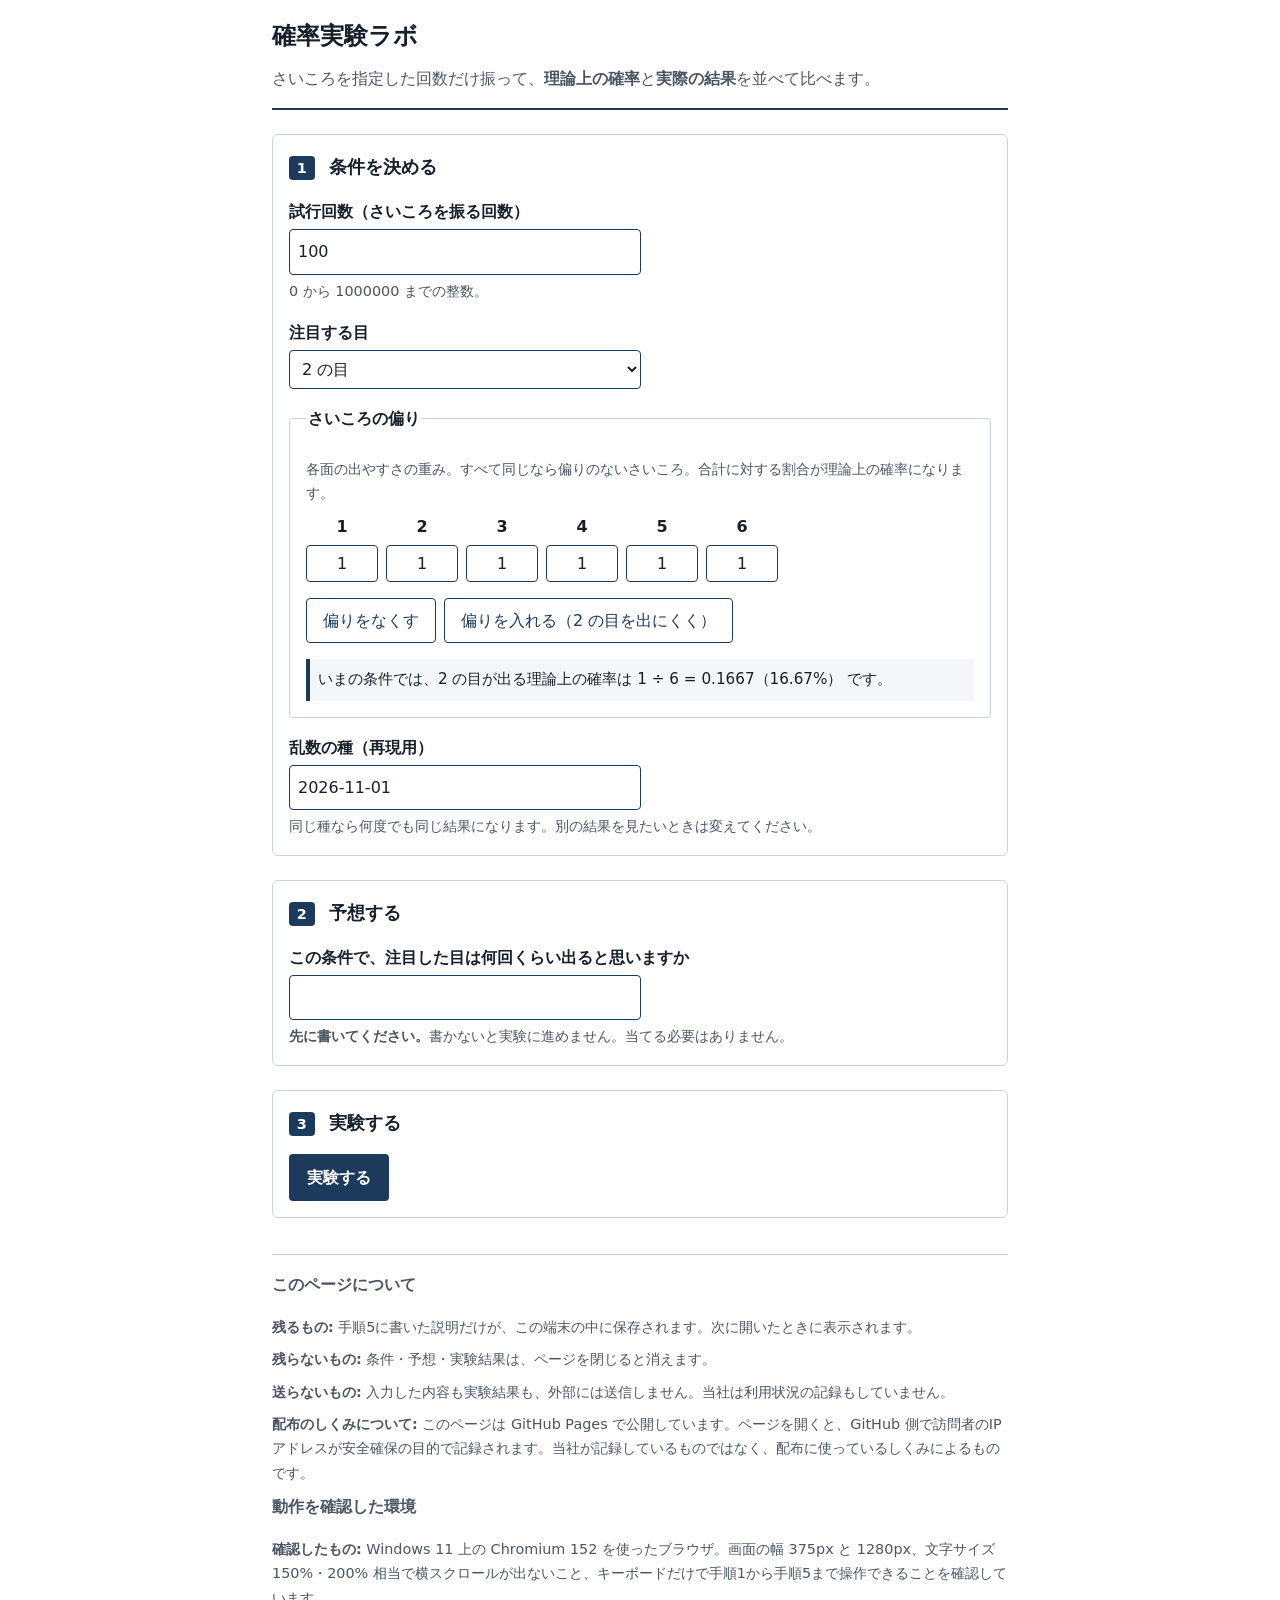
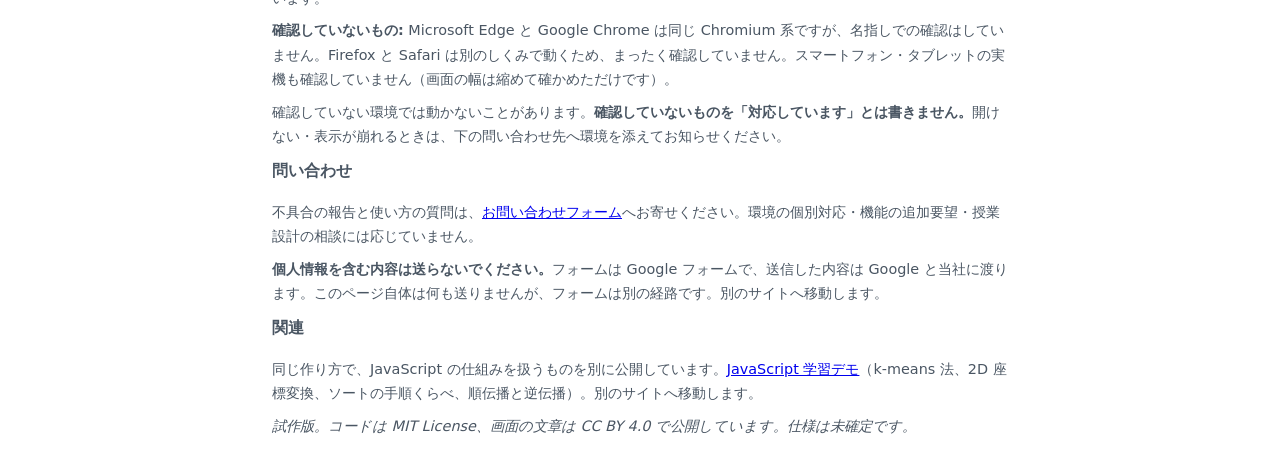
<file: index.html>
<!DOCTYPE html>
<html lang="ja">
<head>
<meta charset="utf-8">
<meta name="viewport" content="width=device-width, initial-scale=1">
<title>確率実験ラボ</title>
<meta name="description" content="さいころを指定した回数だけ振り、理論上の確率と実際の結果を割合と回数の両方で並べて比べます。">
<link rel="manifest" href="manifest.webmanifest">
<meta name="theme-color" content="#1b3a5c">
<link rel="stylesheet" href="css/site.css">
</head>
<body>

<header class="page-head">
  <h1>確率実験ラボ</h1>
  <p class="lead">さいころを指定した回数だけ振って、<strong>理論上の確率</strong>と<strong>実際の結果</strong>を並べて比べます。</p>
</header>

<main>
<form id="experiment-form" novalidate>

  <section class="step" aria-labelledby="step1-title">
    <h2 id="step1-title"><span class="step-no">1</span> 条件を決める</h2>

    <div class="field">
      <label for="trials">試行回数（さいころを振る回数）</label>
      <input type="text" id="trials" name="trials" value="100" inputmode="numeric"
             autocomplete="off" aria-describedby="trials-help">
      <p class="help" id="trials-help">0 から 1000000 までの整数。</p>
    </div>

    <div class="field">
      <label for="face">注目する目</label>
      <select id="face" name="face">
        <option value="1">1 の目</option>
        <option value="2" selected>2 の目</option>
        <option value="3">3 の目</option>
        <option value="4">4 の目</option>
        <option value="5">5 の目</option>
        <option value="6">6 の目</option>
      </select>
    </div>

    <fieldset class="weights">
      <legend>さいころの偏り</legend>
      <p class="help" id="weights-help">各面の出やすさの重み。すべて同じなら偏りのないさいころ。合計に対する割合が理論上の確率になります。</p>
      <div class="weight-row" role="group" aria-describedby="weights-help">
        <span class="weight-cell"><label for="w1">1</label><input type="text" id="w1" value="1" inputmode="numeric" autocomplete="off"></span>
        <span class="weight-cell"><label for="w2">2</label><input type="text" id="w2" value="1" inputmode="numeric" autocomplete="off"></span>
        <span class="weight-cell"><label for="w3">3</label><input type="text" id="w3" value="1" inputmode="numeric" autocomplete="off"></span>
        <span class="weight-cell"><label for="w4">4</label><input type="text" id="w4" value="1" inputmode="numeric" autocomplete="off"></span>
        <span class="weight-cell"><label for="w5">5</label><input type="text" id="w5" value="1" inputmode="numeric" autocomplete="off"></span>
        <span class="weight-cell"><label for="w6">6</label><input type="text" id="w6" value="1" inputmode="numeric" autocomplete="off"></span>
      </div>
      <div class="preset-row">
        <button type="button" class="ghost" id="preset-even">偏りをなくす</button>
        <button type="button" class="ghost" id="preset-biased">偏りを入れる（2 の目を出にくく）</button>
      </div>
      <p class="readout" id="probability-readout" aria-live="polite"></p>
    </fieldset>

    <div class="field">
      <label for="seed">乱数の種（再現用）</label>
      <input type="text" id="seed" name="seed" value="2026-11-01" autocomplete="off" aria-describedby="seed-help">
      <p class="help" id="seed-help">同じ種なら何度でも同じ結果になります。別の結果を見たいときは変えてください。</p>
    </div>
  </section>

  <section class="step" aria-labelledby="step2-title">
    <h2 id="step2-title"><span class="step-no">2</span> 予想する</h2>
    <div class="field">
      <label for="prediction" id="prediction-label">この条件で、注目した目は何回くらい出ると思いますか</label>
      <input type="text" id="prediction" name="prediction" inputmode="numeric" autocomplete="off"
             aria-describedby="prediction-help">
      <p class="help" id="prediction-help"><strong>先に書いてください。</strong>書かないと実験に進めません。当てる必要はありません。</p>
    </div>
  </section>

  <section class="step" aria-labelledby="step3-title">
    <h2 id="step3-title"><span class="step-no">3</span> 実験する</h2>
    <button type="submit" class="primary" id="run">実験する</button>
    <div class="errors" id="errors" role="alert" hidden></div>
  </section>

</form>

<section class="step result" id="result" aria-labelledby="step4-title" hidden>
  <h2 id="step4-title"><span class="step-no">4</span> 比べる</h2>

  <p class="prediction-echo" id="prediction-echo"></p>

  <table class="compare">
    <caption>理論上の値と実際の結果</caption>
    <thead>
      <tr><th scope="col">見かた</th><th scope="col">理論上</th><th scope="col">実際</th><th scope="col">差</th></tr>
    </thead>
    <tbody>
      <tr>
        <th scope="row">割合</th>
        <td id="p-theory"></td><td id="p-actual"></td><td id="p-diff"></td>
      </tr>
      <tr>
        <th scope="row">回数</th>
        <td id="c-theory"></td><td id="c-actual"></td><td id="c-diff"></td>
      </tr>
    </tbody>
  </table>
  <p class="help">割合と回数は同じ結果を別の見かたで表したものです。<strong>割合が理論値に近づいても、回数そのものが理論どおりになるとはかぎりません。</strong></p>

  <h3>試行回数と相対度数の変化</h3>
  <div class="chart-wrap" id="chart"></div>
  <p class="help" id="chart-note"></p>

  <details class="breakdown">
    <summary>出た目の内訳を見る</summary>
    <table class="counts">
      <caption>各面が出た回数</caption>
      <thead><tr><th scope="col">目</th><th scope="col">理論上</th><th scope="col">実際</th></tr></thead>
      <tbody id="counts-body"></tbody>
    </table>
  </details>
</section>

<section class="step" id="explain-step" aria-labelledby="step5-title" hidden>
  <h2 id="step5-title"><span class="step-no">5</span> 自分の言葉で説明する</h2>
  <div class="field">
    <label for="explanation">予想と結果はどう違いましたか。なぜそうなったと思いますか。</label>
    <textarea id="explanation" rows="6" aria-describedby="explanation-help"></textarea>
    <p class="help" id="explanation-help">書いた内容はこの端末の中だけに残ります。外へは送りません。</p>
  </div>
  <p class="saved" id="saved-note" aria-live="polite"></p>
  <button type="button" class="ghost" id="clear-explanation">書いた内容を消す</button>
</section>

</main>

<footer class="page-foot">
  <h2>このページについて</h2>
  <p><strong>残るもの:</strong> 手順5に書いた説明だけが、この端末の中に保存されます。次に開いたときに表示されます。</p>
  <p><strong>残らないもの:</strong> 条件・予想・実験結果は、ページを閉じると消えます。</p>
  <p><strong>送らないもの:</strong> 入力した内容も実験結果も、外部には送信しません。当社は利用状況の記録もしていません。</p>
  <p><strong>配布のしくみについて:</strong> このページは GitHub Pages で公開しています。ページを開くと、GitHub 側で訪問者のIPアドレスが安全確保の目的で記録されます。当社が記録しているものではなく、配布に使っているしくみによるものです。</p>
  <h2>動作を確認した環境</h2>
  <p><strong>確認したもの:</strong> Windows 11 上の Chromium 152 を使ったブラウザ。画面の幅 375px と 1280px、文字サイズ 150%・200% 相当で横スクロールが出ないこと、キーボードだけで手順1から手順5まで操作できることを確認しています。</p>
  <p><strong>確認していないもの:</strong> Microsoft Edge と Google Chrome は同じ Chromium 系ですが、名指しでの確認はしていません。Firefox と Safari は別のしくみで動くため、まったく確認していません。スマートフォン・タブレットの実機も確認していません（画面の幅は縮めて確かめただけです）。</p>
  <p>確認していない環境では動かないことがあります。<strong>確認していないものを「対応しています」とは書きません。</strong>開けない・表示が崩れるときは、下の問い合わせ先へ環境を添えてお知らせください。</p>
  <h2>問い合わせ</h2>
  <p>不具合の報告と使い方の質問は、<a href="https://trans-it.jp/contact/">お問い合わせフォーム</a>へお寄せください。環境の個別対応・機能の追加要望・授業設計の相談には応じていません。</p>
  <p><strong>個人情報を含む内容は送らないでください。</strong>フォームは Google フォームで、送信した内容は Google と当社に渡ります。このページ自体は何も送りませんが、フォームは別の経路です。別のサイトへ移動します。</p>
  <h2>関連</h2>
  <p>同じ作り方で、JavaScript の仕組みを扱うものを別に公開しています。<a href="https://trans-it-jp.github.io/js-demo/">JavaScript 学習デモ</a>（k-means 法、2D 座標変換、ソートの手順くらべ、順伝播と逆伝播）。別のサイトへ移動します。</p>
  <p class="version">試作版。コードは MIT License、画面の文章は CC BY 4.0 で公開しています。仕様は未確定です。</p>
</footer>

<script src="js/core/seeded-random.js"></script>
<script src="js/probability/experiment.js"></script>
<script src="js/app.js"></script>
</body>
</html>
</file>
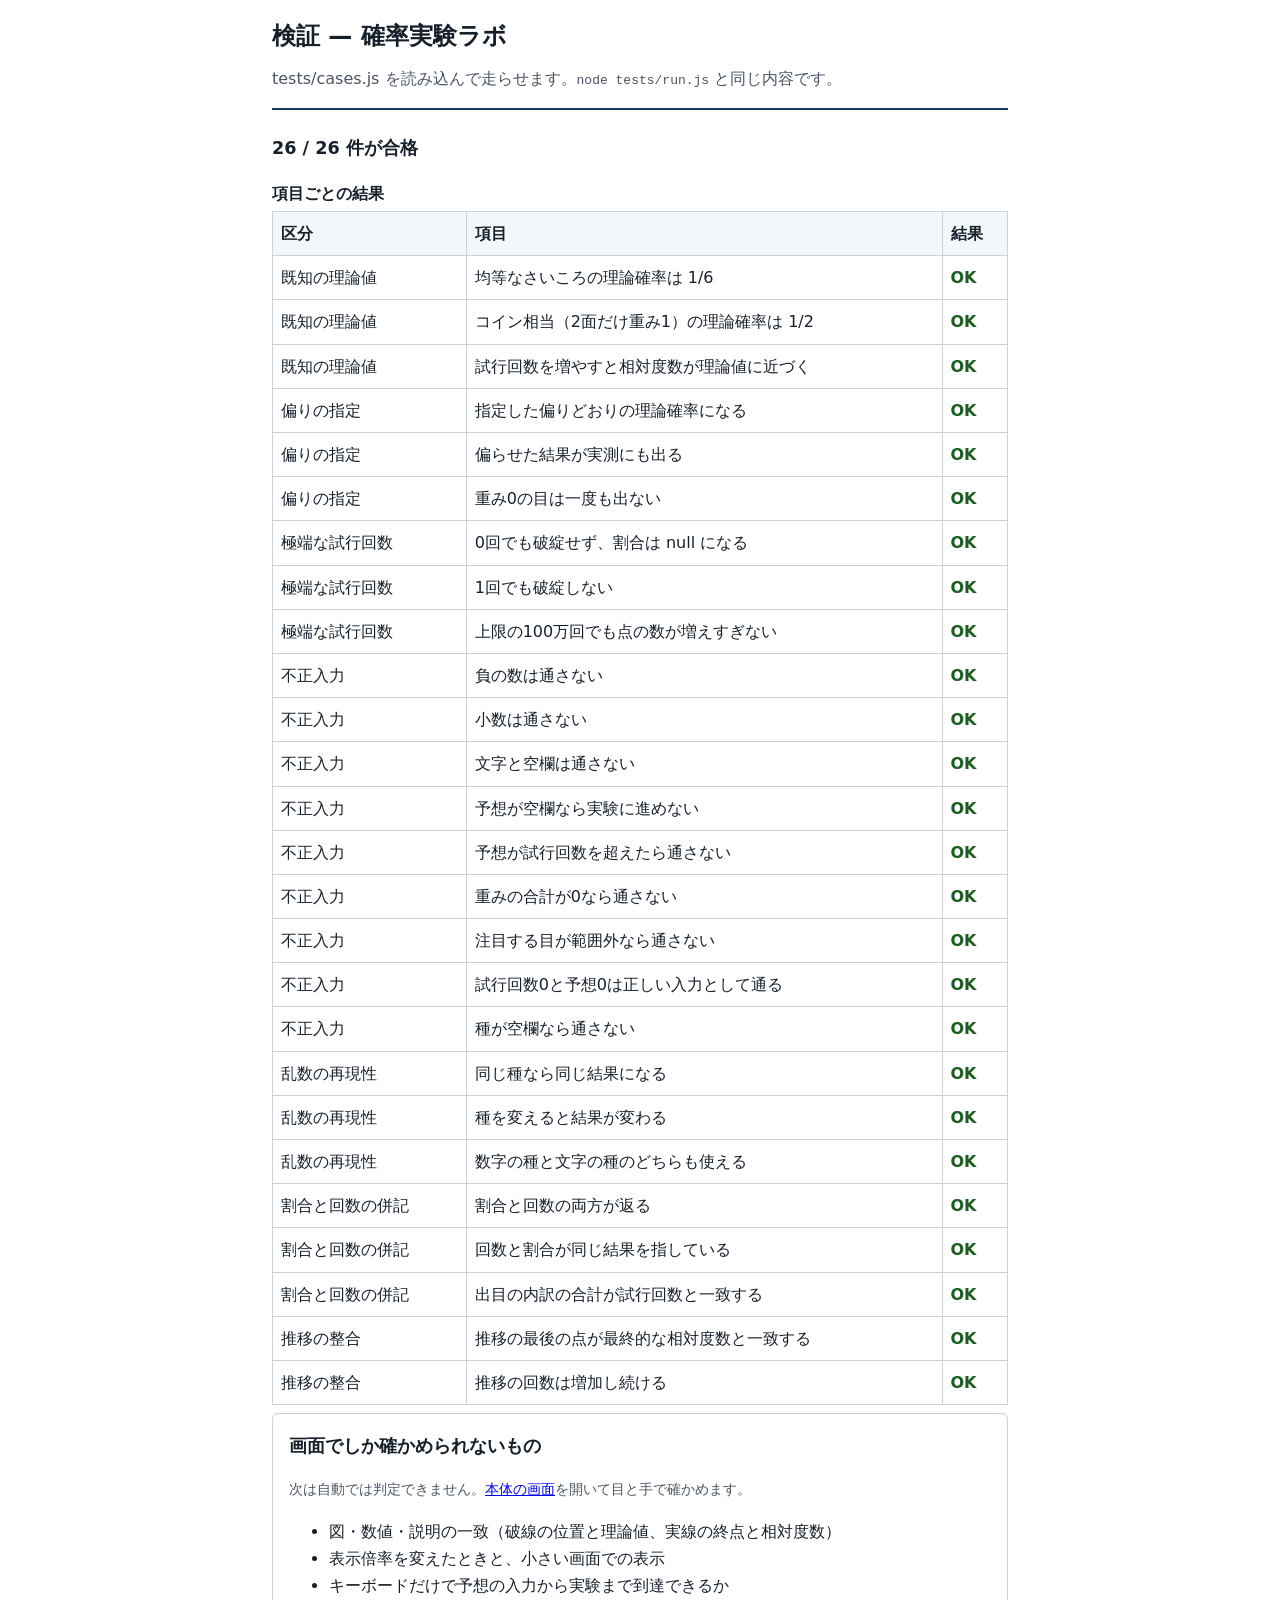
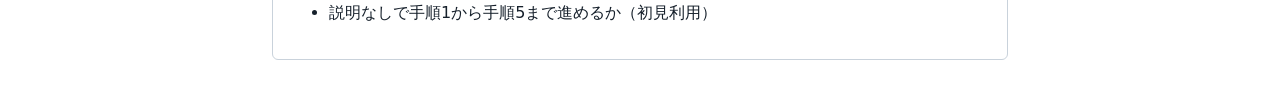
<file: tests/index.html>
<!DOCTYPE html>
<html lang="ja">
<head>
<meta charset="utf-8">
<meta name="viewport" content="width=device-width, initial-scale=1">
<title>検証 — 確率実験ラボ</title>
<meta name="robots" content="noindex">
<link rel="stylesheet" href="../css/site.css">
<style>
  .result th, .result td { text-align: left; }
  .ok { color: #1b5e20; font-weight: 600; }
  .ng { color: #a32b22; font-weight: 600; }
  .summary { font-size: 1.1rem; font-weight: 600; margin: var(--s3) 0; }
</style>
</head>
<body>

<header class="page-head">
  <h1>検証 — 確率実験ラボ</h1>
  <p class="lead">tests/cases.js を読み込んで走らせます。<code>node tests/run.js</code> と同じ内容です。</p>
</header>

<main>
<p class="summary" id="summary">実行中…</p>
<table class="result">
  <caption>項目ごとの結果</caption>
  <thead><tr><th scope="col">区分</th><th scope="col">項目</th><th scope="col">結果</th></tr></thead>
  <tbody id="rows"></tbody>
</table>

<section class="step">
  <h2>画面でしか確かめられないもの</h2>
  <p class="help">次は自動では判定できません。<a href="../index.html">本体の画面</a>を開いて目と手で確かめます。</p>
  <ul>
    <li>図・数値・説明の一致（破線の位置と理論値、実線の終点と相対度数）</li>
    <li>表示倍率を変えたときと、小さい画面での表示</li>
    <li>キーボードだけで予想の入力から実験まで到達できるか</li>
    <li>説明なしで手順1から手順5まで進めるか（初見利用）</li>
  </ul>
</section>
</main>

<script src="../js/core/seeded-random.js"></script>
<script src="../js/probability/experiment.js"></script>
<script src="cases.js"></script>
<script>
(function () {
  "use strict";
  var cases = window.ProbabilityLab.cases;
  var rows = document.getElementById("rows");
  var passed = 0;

  cases.forEach(function (testCase) {
    var status, message = "";
    try {
      testCase.run();
      status = "OK";
      passed += 1;
    } catch (error) {
      status = "NG";
      message = error.message;
    }
    var tr = document.createElement("tr");
    tr.innerHTML = "<td>" + testCase.group + "</td><td>" + testCase.name + "</td>"
      + "<td class=\"" + (status === "OK" ? "ok" : "ng") + "\">" + status
      + (message ? "<br>" + message : "") + "</td>";
    rows.appendChild(tr);
  });

  document.getElementById("summary").textContent =
    passed + " / " + cases.length + " 件が合格";
})();
</script>
</body>
</html>
</file>
<file: css/site.css>
/*!
 * probability-lab — site.css
 * 小さな画面と表示倍率の変更に耐えることを優先する。
 * 色だけで意味を分けない（印刷・白黒でも読めるよう明度と線種でも分ける）。
 */

:root {
  --ink: #16202b;
  --ink-soft: #4a5663;
  --line: #c9d2db;
  --line-strong: #1b3a5c;
  --bg: #ffffff;
  --bg-soft: #f4f7fa;
  --accent: #1b3a5c;
  --warn-bg: #fdf3f2;
  --warn-line: #a32b22;
  --s1: 0.25rem;
  --s2: 0.5rem;
  --s3: 1rem;
  --s4: 1.5rem;
  --s5: 2.25rem;
}

* { box-sizing: border-box; }

html { font-size: 100%; }

body {
  margin: 0 auto;
  padding: var(--s3);
  max-width: 48rem;
  color: var(--ink);
  background: var(--bg);
  font-family: system-ui, "Hiragino Kaku Gothic ProN", "Yu Gothic", Meiryo, sans-serif;
  line-height: 1.7;
}

h1 { font-size: 1.5rem; margin: 0 0 var(--s2); }
h2 { font-size: 1.15rem; margin: 0 0 var(--s3); }
h3 { font-size: 1rem; margin: var(--s4) 0 var(--s2); }

.page-head { border-bottom: 2px solid var(--line-strong); padding-bottom: var(--s3); margin-bottom: var(--s4); }
.lead { margin: 0; color: var(--ink-soft); }

.step {
  border: 1px solid var(--line);
  border-radius: 6px;
  padding: var(--s3);
  margin-bottom: var(--s4);
}

.step-no {
  display: inline-block;
  min-width: 1.6rem;
  margin-right: var(--s2);
  padding: 0 var(--s1);
  text-align: center;
  color: var(--bg);
  background: var(--accent);
  border-radius: 4px;
  font-size: 0.9rem;
}

.field { margin-bottom: var(--s3); }
.field:last-child { margin-bottom: 0; }

label, legend { display: block; font-weight: 600; margin-bottom: var(--s1); }

input[type="text"], select, textarea {
  width: 100%;
  max-width: 22rem;
  padding: var(--s2);
  border: 1px solid var(--line-strong);
  border-radius: 4px;
  font: inherit;
  color: inherit;
  background: var(--bg);
}

textarea { max-width: 100%; resize: vertical; }

.help { margin: var(--s1) 0 0; font-size: 0.9rem; color: var(--ink-soft); }

fieldset.weights { border: 1px solid var(--line); border-radius: 4px; padding: var(--s3); margin: 0 0 var(--s3); }

.weight-row { display: flex; flex-wrap: wrap; gap: var(--s2); margin-top: var(--s2); }
.weight-cell { display: flex; flex-direction: column; width: 4.5rem; }
.weight-cell label { font-weight: 600; text-align: center; margin-bottom: var(--s1); }
.weight-cell input { width: 100%; text-align: center; padding: var(--s1); }

.preset-row { display: flex; flex-wrap: wrap; gap: var(--s2); margin-top: var(--s3); }

.readout {
  margin: var(--s3) 0 0;
  padding: var(--s2);
  background: var(--bg-soft);
  border-left: 4px solid var(--accent);
  font-size: 0.95rem;
}

button {
  font: inherit;
  padding: var(--s2) var(--s3);
  border-radius: 4px;
  cursor: pointer;
  min-height: 2.75rem;
}

button.primary { background: var(--accent); color: var(--bg); border: 2px solid var(--accent); font-weight: 600; }
button.ghost { background: var(--bg); color: var(--accent); border: 1px solid var(--accent); }
button:hover { opacity: 0.88; }

:focus-visible { outline: 3px solid var(--accent); outline-offset: 2px; }

.errors {
  margin-top: var(--s3);
  padding: var(--s2) var(--s3);
  background: var(--warn-bg);
  border-left: 4px solid var(--warn-line);
}
.errors ul { margin: var(--s1) 0 0; padding-left: 1.2rem; }

.prediction-echo {
  padding: var(--s2);
  background: var(--bg-soft);
  border-left: 4px solid var(--accent);
}

table { border-collapse: collapse; width: 100%; margin-bottom: var(--s2); }
caption { text-align: left; font-weight: 600; padding-bottom: var(--s1); }
th, td { border: 1px solid var(--line); padding: var(--s2); text-align: right; }
th[scope="row"], th[scope="col"]:first-child { text-align: left; }
thead th { background: var(--bg-soft); }

.compare td { font-variant-numeric: tabular-nums; }

.chart-wrap { margin: var(--s2) 0; overflow-x: auto; }
.chart-wrap svg { display: block; width: 100%; height: auto; min-width: 18rem; }

/* 図は色ではなく線種と明度で分ける。印刷と白黒表示でも読めるようにする。 */
.axis-line { stroke: var(--ink); stroke-width: 1; }
.tick-label { fill: var(--ink-soft); font-size: 0.72rem; }
.axis-title { fill: var(--ink); font-size: 0.78rem; font-weight: 600; }
.series-line { fill: none; stroke: #16202b; stroke-width: 2; }
.theory-line { fill: none; stroke: #8a95a1; stroke-width: 2; stroke-dasharray: 7 4; }
.series-label { fill: #16202b; font-size: 0.78rem; font-weight: 600; }
.theory-label { fill: #5a6672; font-size: 0.78rem; font-weight: 600; }

.breakdown { margin-top: var(--s4); }
.breakdown summary { cursor: pointer; font-weight: 600; padding: var(--s1) 0; }

.saved { min-height: 1.5rem; margin: var(--s1) 0 var(--s2); color: var(--ink-soft); font-size: 0.9rem; }

.page-foot {
  border-top: 1px solid var(--line);
  padding-top: var(--s3);
  margin-top: var(--s5);
  font-size: 0.9rem;
  color: var(--ink-soft);
}
.page-foot h2 { font-size: 1rem; }
.page-foot p { margin: 0 0 var(--s2); }
.version { font-style: italic; }

@media (max-width: 30rem) {
  body { padding: var(--s2); }
  .weight-cell { width: calc(33.333% - var(--s2)); }
  th, td { padding: var(--s1); font-size: 0.9rem; }
}

@media print {
  .preset-row, button { display: none; }
  .step { border: 1px solid #000; break-inside: avoid; }
}
</file>
